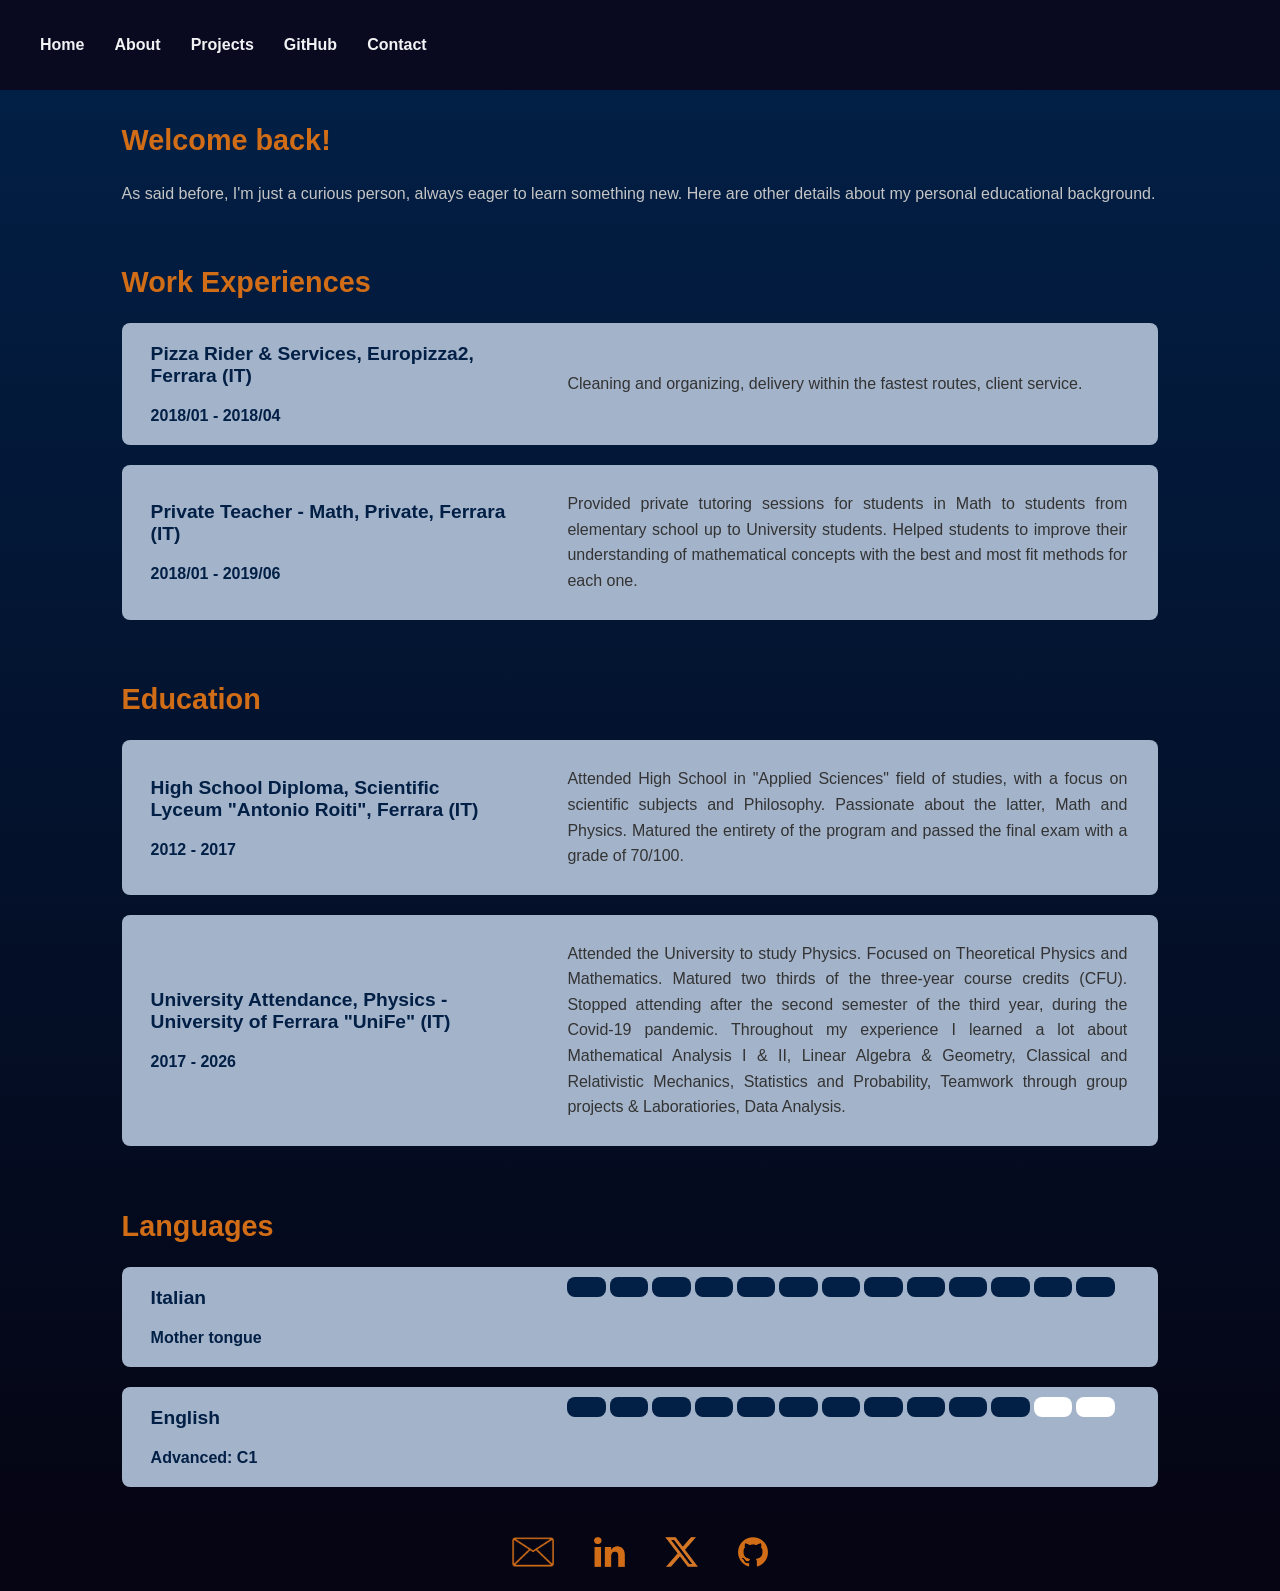
<file: docs/about.html>
<!DOCTYPE html>
<html lang="en">
<head>
    <meta charset="UTF-8">
    <meta name="viewport" content="width=device-width, initial-scale=1.0">

    <!-- Favicon and title of the page -->
    <title>Francesco Volpe Portfolio</title>
    <link rel="icon" type="image/x-icon" href="images/favicon_logo/favicon.ico">
    <link rel="icon" href="images/favicon_logo/favicon-32x32.png" sizes="32x32">
    <link rel="icon" href="images/favicon_logo/favicon-48x48.png" sizes="48x48">
    <link rel="icon" href="images/favicon_logo/favicon-192x192.png" sizes="192x192">
    <link rel="icon" href="images/favicon_logo/favicon-512x512.png" sizes="512x512">
    <link rel="apple-touch-icon-precomposed" href="images/favicon_logo/apple-touch-icon.png">

    <!-- Link to the CSS file -->
    <link rel="stylesheet" href="css/style.css">
</head>

<body>
    <header id="secondary-header">
        <!-- Navbar with cross references -->
        <nav>
            <button class="menu-toggle" id="menu-toggle">
                ☰
            </button>

            <ul class="menu" id="menu">
                <li><a href="index.html" alt="home">Home</a></li>
                <li><a href="about.html" alt="more about me">About</a></li>
                <li><a href="projects.html" alt="more about me">Projects</a></li>
                <li><a href="https://github.com/FrancescoVolpe" target="_blank">GitHub</a></li>
                <li><a href="contact.html" alt="contact information">Contact</a></li>
            </ul>
        </nav>
    </header>

    <main>
        <div class="info-welcome section">
            <h2 class="section-title">Welcome back!</h2>
            <p>As said before, I'm just a curious person, always eager to learn something new. Here are other details about my personal educational background.</p>
        </div>

        <!-- Work Experiences Section -->
        <div class="work section">
            <h2 class="section-title">Work Experiences</h2>
            <div class="job content-card content-card--grid hover-lift">
                <div class="company content-card__meta" id="pizza-rider">
                    <h3>Pizza Rider & Services, Europizza2, Ferrara (IT)</h3>
                    <h4>2018/01 - 2018/04</h4>
                </div>
                <p class="content-card__body">Cleaning and organizing, delivery within the fastest routes, client service.</p>
            </div>
            <div class="job content-card content-card--grid hover-lift">
                <div class="company content-card__meta" id="teacher">
                    <h3>Private Teacher - Math, Private, Ferrara (IT)</h3>
                    <h4>2018/01 - 2019/06</h4>
                </div>
                <p class="content-card__body">Provided private tutoring sessions for students in Math to students from elementary school up to University students. Helped students to improve their understanding of mathematical concepts with the best and most fit methods for each one.</p>
            </div>
        </div>

        <!-- Education Section -->
        <div class="edu section">
            <h2 class="section-title">Education</h2>
            <div class="title content-card content-card--grid hover-lift" id="high-school">
                <div class="school content-card__meta">
                    <h3>High School Diploma, Scientific Lyceum "Antonio Roiti", Ferrara (IT)</h3>
                    <h4>2012 - 2017</h4>
                </div>
                <p class="content-card__body">Attended High School in "Applied Sciences" field of studies, with a focus on scientific subjects and Philosophy. Passionate about the latter, Math and Physics. Matured the entirety of the program and passed the final exam with a grade of 70/100.</p>
            </div>

            <div class="title content-card content-card--grid hover-lift" id="university">
                <div class="school content-card__meta">
                    <h3>University Attendance, Physics - University of Ferrara "UniFe" (IT)</h3>
                    <h4>2017 - 2026</h4>
                </div>
                <p class="content-card__body">Attended the University to study Physics. Focused on Theoretical Physics and Mathematics. Matured two thirds of the three-year course credits (CFU). Stopped attending after the second semester of the third year, during the Covid-19 pandemic. Throughout my experience I learned a lot about Mathematical Analysis I & II, Linear Algebra & Geometry, Classical and Relativistic Mechanics, Statistics and Probability, Teamwork through group projects & Laboratiories, Data Analysis.</p>
            </div>
        </div>

        <!-- Languages Section -->
        <div class="languages section">
            <h2 class="section-title">Languages</h2>
            <div class="tongue content-card content-card--grid hover-lift">
                <div class="content-card__meta">
                    <h3>Italian</h3>
                    <h4>Mother tongue</h4>
                </div>
                <div class="level-bars">
                    <div class="level-bar level-bar--filled"></div>
                    <div class="level-bar level-bar--filled"></div>
                    <div class="level-bar level-bar--filled"></div>
                    <div class="level-bar level-bar--filled"></div>
                    <div class="level-bar level-bar--filled"></div>
                    <div class="level-bar level-bar--filled"></div>
                    <div class="level-bar level-bar--filled"></div>
                    <div class="level-bar level-bar--filled"></div>
                    <div class="level-bar level-bar--filled"></div>
                    <div class="level-bar level-bar--filled"></div>
                    <div class="level-bar level-bar--filled"></div>
                    <div class="level-bar level-bar--filled"></div>
                    <div class="level-bar level-bar--filled"></div>
                </div>
            </div>
            <div class="tongue content-card content-card--grid hover-lift">
                <div class="content-card__meta">
                    <h3>English</h3>
                    <h4>Advanced: C1</h4>
                </div>
                <div class="level-bars">
                    <div class="level-bar level-bar--filled"></div>
                    <div class="level-bar level-bar--filled"></div>
                    <div class="level-bar level-bar--filled"></div>
                    <div class="level-bar level-bar--filled"></div>
                    <div class="level-bar level-bar--filled"></div>
                    <div class="level-bar level-bar--filled"></div>
                    <div class="level-bar level-bar--filled"></div>
                    <div class="level-bar level-bar--filled"></div>
                    <div class="level-bar level-bar--filled"></div>
                    <div class="level-bar level-bar--filled"></div>
                    <div class="level-bar level-bar--filled"></div>
                    <div class="level-bar"></div>
                    <div class="level-bar"></div>
                </div>
            </div>
        </div>
    </main>

    <footer>
        <nav>
            <ul>
                <li>
                    <a href="mailto:francesco.volpe@example.com">
                        <img src="images/socials_logo/email_icon.png" alt="preview">
                    </a>
                </li>
                <li>
                    <a href="https://www.linkedin.com/in/francesco-volpe-a74a031b6/" target="_blank">
                        <img src="images/socials_logo/linkedin_logo.png" alt="preview">
                    </a>
                </li>
                <li>
                    <a href="https://x.com/TheFox_43" target="_blank">
                        <img src="images/socials_logo/x_logo.png" alt="preview">
                    </a>
                </li>
                <li>
                    <a href="https://github.com/FrancescoVolpe" target="_blank">
                        <img src="images/socials_logo/github_logo.png" alt="preview">
                    </a>
                </li>
            </ul>
        </nav>
    </footer>
    
    <script src="js/main.js"></script>
</body>
</html>
</file>
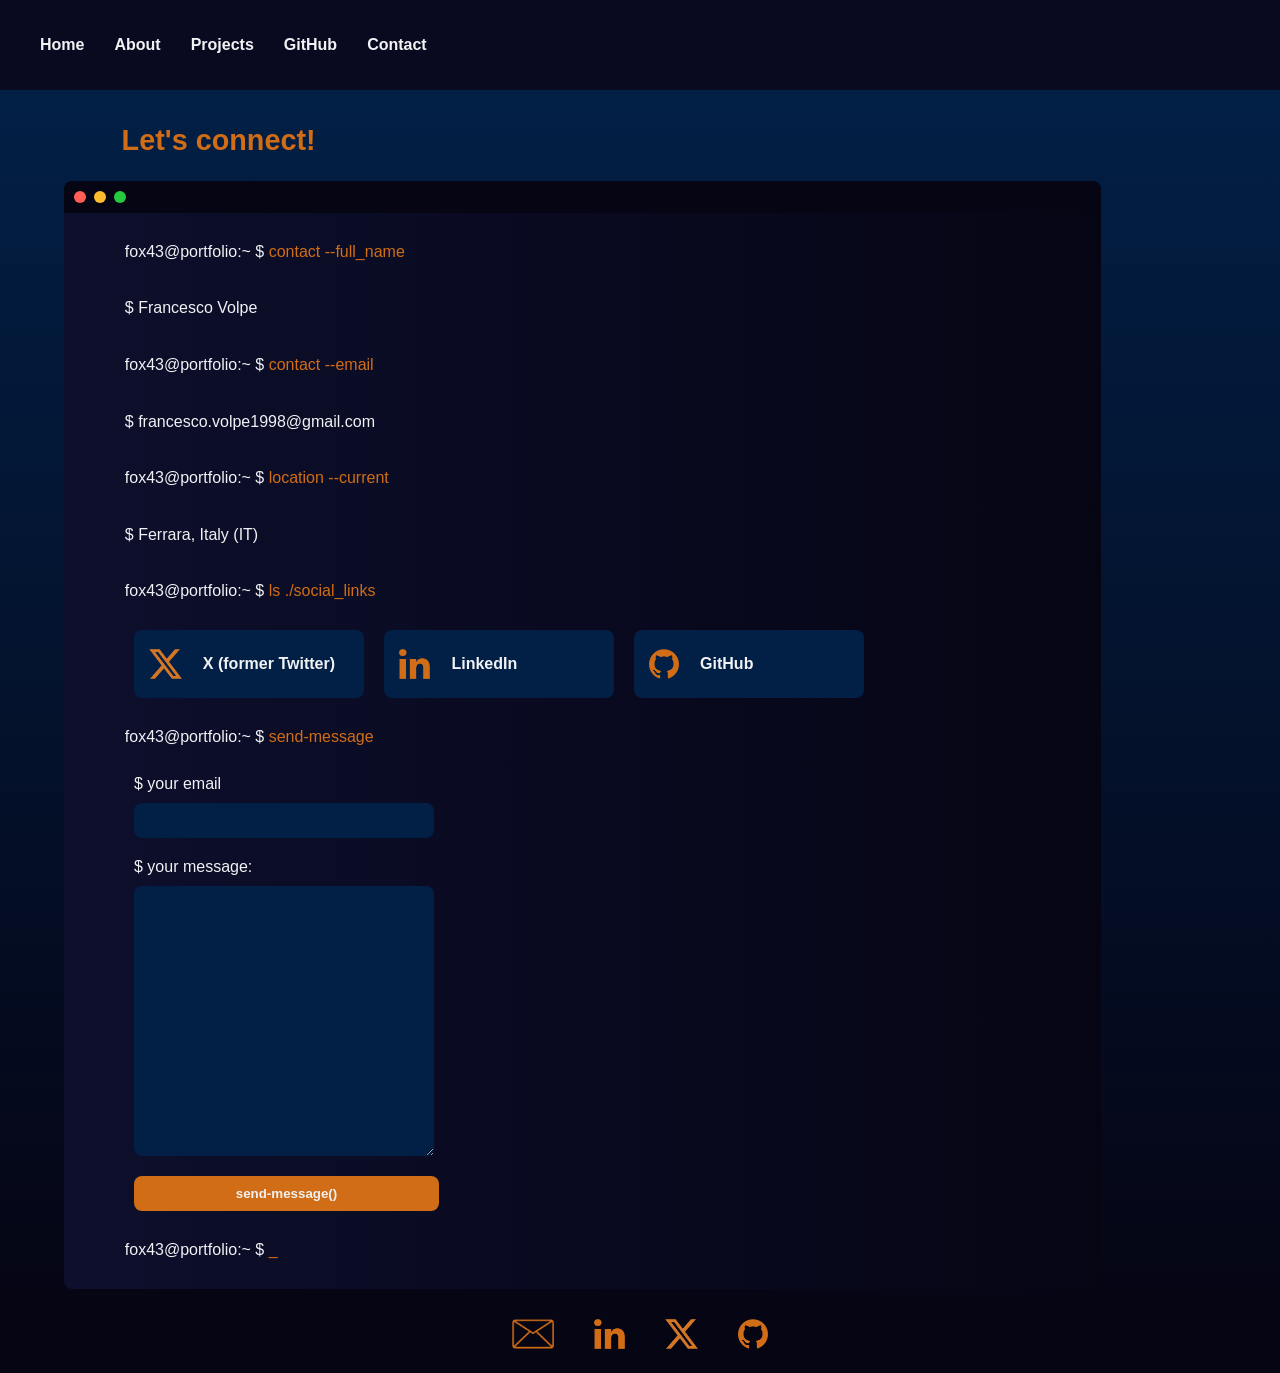
<file: docs/contact.html>
<!DOCTYPE html>
<html lang="en">
<head>
    <meta charset="UTF-8">
    <meta name="viewport" content="width=device-width, initial-scale=1.0">

    <!-- Favicon and title of the page -->
    <title>Francesco Volpe Contact me</title>
    <link rel="icon" type="image/x-icon" href="images/favicon_logo/favicon.ico">
    <link rel="icon" href="images/favicon_logo/favicon-32x32.png" sizes="32x32">
    <link rel="icon" href="images/favicon_logo/favicon-48x48.png" sizes="48x48">
    <link rel="icon" href="images/favicon_logo/favicon-192x192.png" sizes="192x192">
    <link rel="icon" href="images/favicon_logo/favicon-512x512.png" sizes="512x512">
    <link rel="apple-touch-icon-precomposed" href="images/favicon_logo/apple-touch-icon.png">

    <!-- Link to the CSS file -->
    <link rel="stylesheet" href="css/style.css">
</head>
<body>
    <header id="secondary-header">
        <!-- Navbar with cross references -->
        <nav>
            <button class="menu-toggle" id="menu-toggle">
                ☰
            </button>

            <ul class="menu" id="menu">
                <li><a href="index.html" alt="home">Home</a></li>
                <li><a href="about.html" alt="more about me">About</a></li>
                <li><a href="projects.html" alt="more about me">Projects</a></li>
                <li><a href="https://github.com/FrancescoVolpe" target="_blank">GitHub</a></li>
                <li><a href="contact.html" alt="contact information">Contact</a></li>
            </ul>
        </nav>
    </header>

    <main>
        <div class="contacts section">
            <h2 class="section-title">Let's connect!</h2>
            <div class="terminal">
                <div class="terminal__header">
                    <span class="terminal__dot terminal__dot--red"></span>
                    <span class="terminal__dot terminal__dot--yellow"></span>
                    <span class="terminal__dot terminal__dot--green"></span>
                </div>
                <div class="terminal__body">
                    <p><span class="terminal__prompt">fox43@portfolio:~ $</span> contact --full_name</p>
                    <p class="terminal__result"> $ Francesco Volpe</p>
                    <p><span class="terminal__prompt">fox43@portfolio:~ $</span> contact --email</p>
                    <p class="terminal__result">
                         $ 
                        <a href="mailto:francesco.volpe@example.com">francesco.volpe1998@gmail.com</a>
                    </p>
                    <p><span class="terminal__prompt">fox43@portfolio:~ $</span> location --current</p>
                    <p class="terminal__result"> $ Ferrara, Italy (IT)</p>
                    <p><span class="terminal__prompt">fox43@portfolio:~ $</span> ls ./social_links</p>
                    <div class="social-links">
                        <div class="social-link">
                            <a href="https://x.com/TheFox_43" target="_blank">
                                <img src="images/socials_logo/x_logo.png" alt="preview">
                                <p>X (former Twitter)</p>
                            </a>
                        </div>
                        <div class="social-link">
                            <a href="https://www.linkedin.com/in/francesco-volpe-a74a031b6/" target="_blank">
                                <img src="images/socials_logo/linkedin_logo.png" alt="preview">
                                <p>LinkedIn</p>
                            </a>
                        </div>
                        <div class="social-link">
                            <a href="https://github.com/FrancescoVolpe" target="_blank">
                                <img src="images/socials_logo/github_logo.png" alt="preview">
                                <p>GitHub</p>
                            </a>
                        </div>
                    </div>
                    <p><span class="terminal__prompt">fox43@portfolio:~ $</span> send-message</p>
                    <div class="contact-form">
                        <form action="https://formspree.io/f/xaqploan" method="POST">
                            <label>
                                $ your email
                                <input type="email" name="email" required>
                            </label>
                            <label>
                                $ your message:
                                <textarea name="message" required></textarea>
                            </label>
                            <button type="submit">send-message()</button>
                        </form>
                    </div>
                    <p><span class="terminal__prompt">fox43@portfolio:~ $</span> _</p>
                </div>
            </div>
        </div>
    </main>

    <footer>
        <nav>
            <ul>
                <li>
                    <a href="mailto:francesco.volpe@example.com">
                        <img src="images/socials_logo/email_icon.png" alt="preview">
                    </a>
                </li>
                <li>
                    <a href="https://www.linkedin.com/in/francesco-volpe-a74a031b6/" target="_blank">
                        <img src="images/socials_logo/linkedin_logo.png" alt="preview">
                    </a>
                </li>
                <li>
                    <a href="https://x.com/TheFox_43" target="_blank">
                        <img src="images/socials_logo/x_logo.png" alt="preview">
                    </a>
                </li>
                <li>
                    <a href="https://github.com/FrancescoVolpe" target="_blank">
                        <img src="images/socials_logo/github_logo.png" alt="preview">
                    </a>
                </li>
            </ul>
        </nav>
    </footer>
    
    <script src="js/main.js"></script>
</body>
</html>
</file>
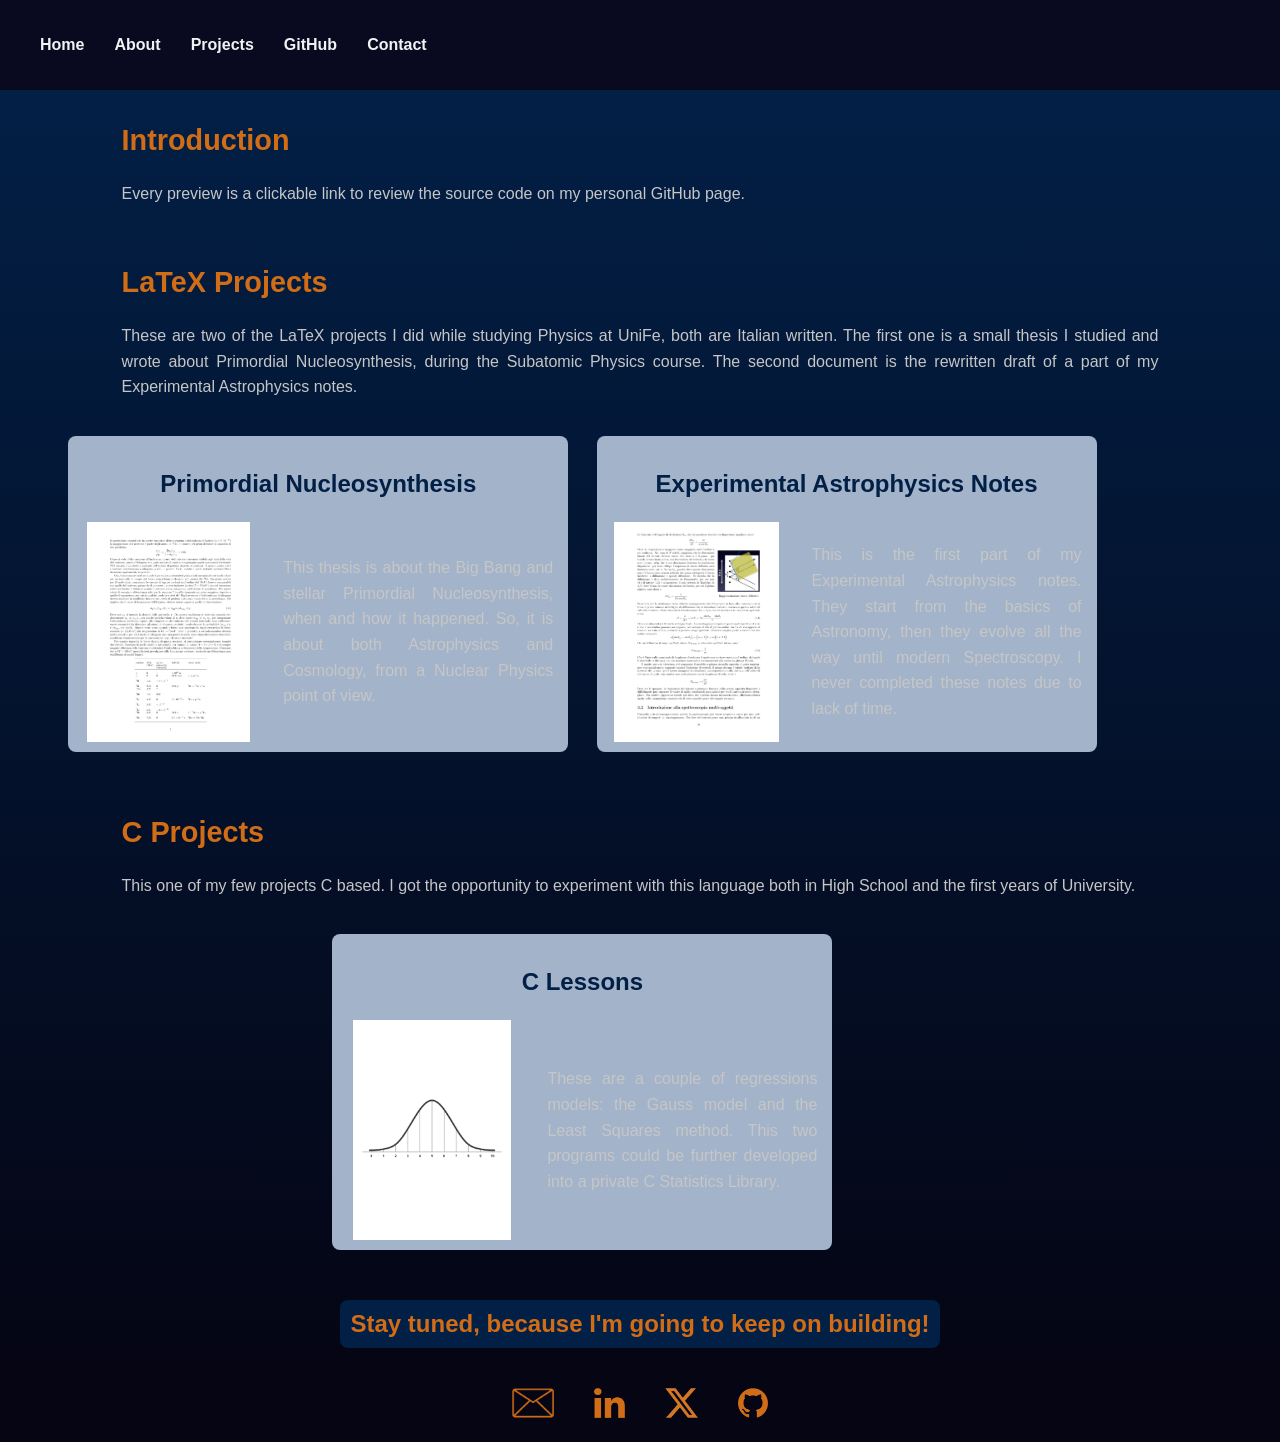
<file: docs/projects.html>
<!DOCTYPE html>
<html lang="en">
<head>
    <meta charset="UTF-8">
    <meta name="viewport" content="width=device-width, initial-scale=1.0">

    <!-- Favicon and title of the page -->
    <title>Francesco Volpe Portfolio</title>
    <link rel="icon" type="image/x-icon" href="images/favicon_logo/favicon.ico">
    <link rel="icon" href="images/favicon_logo/favicon-32x32.png" sizes="32x32">
    <link rel="icon" href="images/favicon_logo/favicon-48x48.png" sizes="48x48">
    <link rel="icon" href="images/favicon_logo/favicon-192x192.png" sizes="192x192">
    <link rel="icon" href="images/favicon_logo/favicon-512x512.png" sizes="512x512">
    <link rel="apple-touch-icon-precomposed" href="images/favicon_logo/apple-touch-icon.png">

    <!-- Link to the CSS file -->
    <link rel="stylesheet" href="css/style.css">
</head>
<body>
    <header id="secondary-header">
        <!-- Navbar with cross references -->
        <nav>
            <button class="menu-toggle" id="menu-toggle">
                ☰
            </button>

            <ul class="menu" id="menu">
                <li><a href="index.html" alt="home">Home</a></li>
                <li><a href="about.html" alt="more about me">About</a></li>
                <li><a href="projects.html" alt="more about me">Projects</a></li>
                <li><a href="https://github.com/FrancescoVolpe" target="_blank">GitHub</a></li>
                <li><a href="contact.html" alt="contact information">Contact</a></li>
            </ul>
        </nav>
    </header>

    <main>
        <div class="projects-info section">
            <h2 class="section-title">Introduction</h2>
            <p>Every preview is a clickable link to review the source code on my personal GitHub page.</p>
        </div>
        <div class="language section">
            <h2 class="section-title">LaTeX Projects</h2>
            <p>These are two of the LaTeX projects I did while studying Physics at UniFe, both are Italian written. The first one is a small thesis I studied and wrote about Primordial Nucleosynthesis, during the Subatomic Physics course. The second document is the rewritten draft of a part of my Experimental Astrophysics notes.</p>
            <div class="projects-list">
                <div class="project content-card content-card--grid content-card--project hover-lift">
                    <h3 class="content-card__title">Primordial Nucleosynthesis</h3>
                    <a class="content-card__media" href="https://github.com/FrancescoVolpe/Nucleosintesi-Primordiale" target="_blank"><img src="images/projects_preview/subatomic.png" alt="preview"></a>
                    <p class="content-card__body">This thesis is about the Big Bang and stellar Primordial Nucleosynthesis, when and how it happened. So, it is about both Astrophysics and Cosmology, from a Nuclear Physics point of view.</p>
                </div>
                <div class="project content-card content-card--grid content-card--project hover-lift">
                    <h3 class="content-card__title">Experimental Astrophysics Notes</h3>
                    <a class="content-card__media" href="https://github.com/FrancescoVolpe/Appunti-Astrofisica-Sperimentale" target="_blank"><img src="images/projects_preview/astro-notes.png" alt="preview"></a>
                    <p class="content-card__body">This is the first part of my Experimental Astrophysics notes. They start from the basics of Astronomy, then they evolve all the way until modern Spectroscopy. I never completed these notes due to lack of time.</p>
                </div>
            </div>
        </div>
        <div class="language section">
            <h2 class="section-title">C Projects</h2>
            <p>This one of my few projects C based. I got the opportunity to experiment with this language both in High School and the first years of University.</p>
            <div class="projects-list">
                <div class="project content-card content-card--grid content-card--project hover-lift">
                    <h3 class="content-card__title">C Lessons</h3>
                    <a class="content-card__media" href="https://github.com/FrancescoVolpe/clessons" target="_blank"><img src="images/projects_preview/clessons.jpg" alt="preview"></a>
                    <p class="content-card__body">These are a couple of regressions models: the Gauss model and the Least Squares method. This two programs could be further developed into a private C Statistics Library.</p>
                </div>
            </div>
        </div>
        <h3 id="stay-tuned">Stay tuned, because I'm going to keep on building!</h3>
    </main>

    <footer>
        <nav>
            <ul>
                <li>
                    <a href="mailto:francesco.volpe@example.com">
                        <img src="images/socials_logo/email_icon.png" alt="preview">
                    </a>
                </li>
                <li>
                    <a href="https://www.linkedin.com/in/francesco-volpe-a74a031b6/" target="_blank">
                        <img src="images/socials_logo/linkedin_logo.png" alt="preview">
                    </a>
                </li>
                <li>
                    <a href="https://x.com/TheFox_43" target="_blank">
                        <img src="images/socials_logo/x_logo.png" alt="preview">
                    </a>
                </li>
                <li>
                    <a href="https://github.com/FrancescoVolpe" target="_blank">
                        <img src="images/socials_logo/github_logo.png" alt="preview">
                    </a>
                </li>
            </ul>
        </nav>
    </footer>

    <script src="js/main.js"></script>
</body>
</html>
</file>
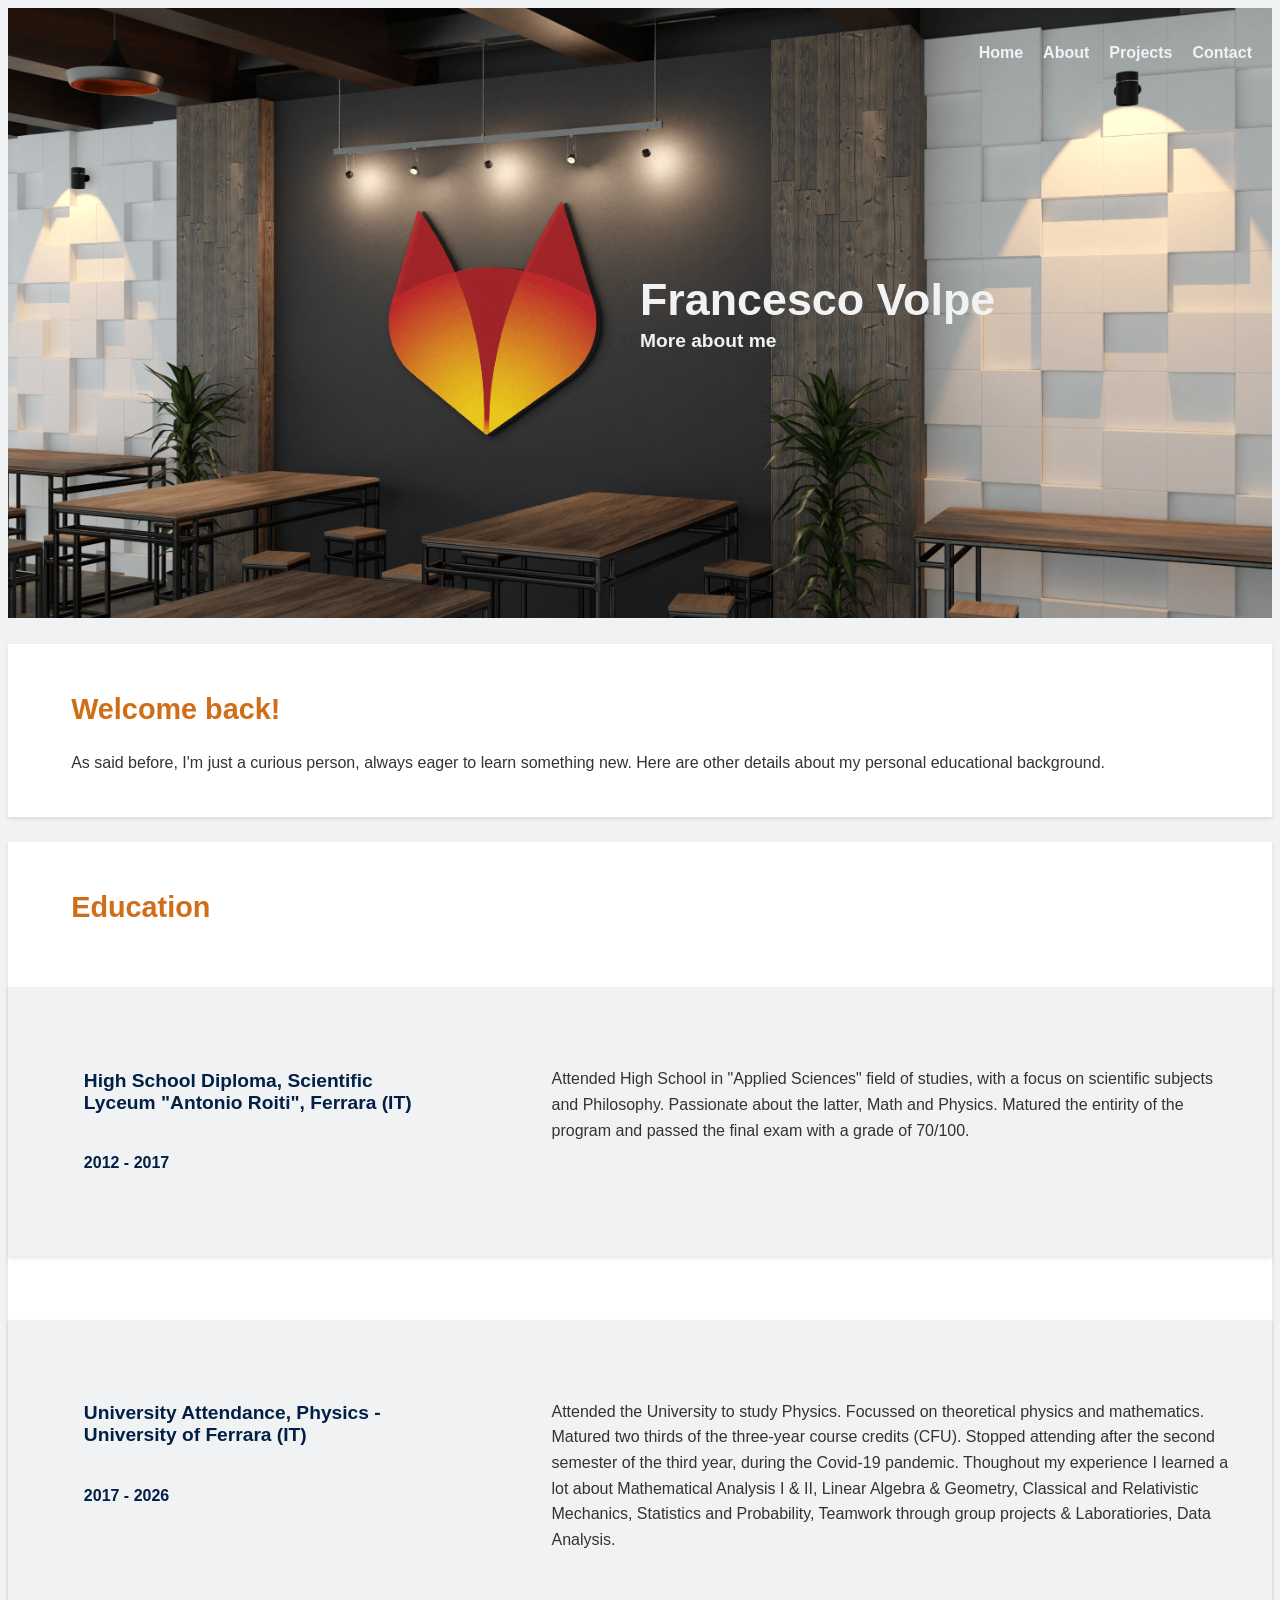
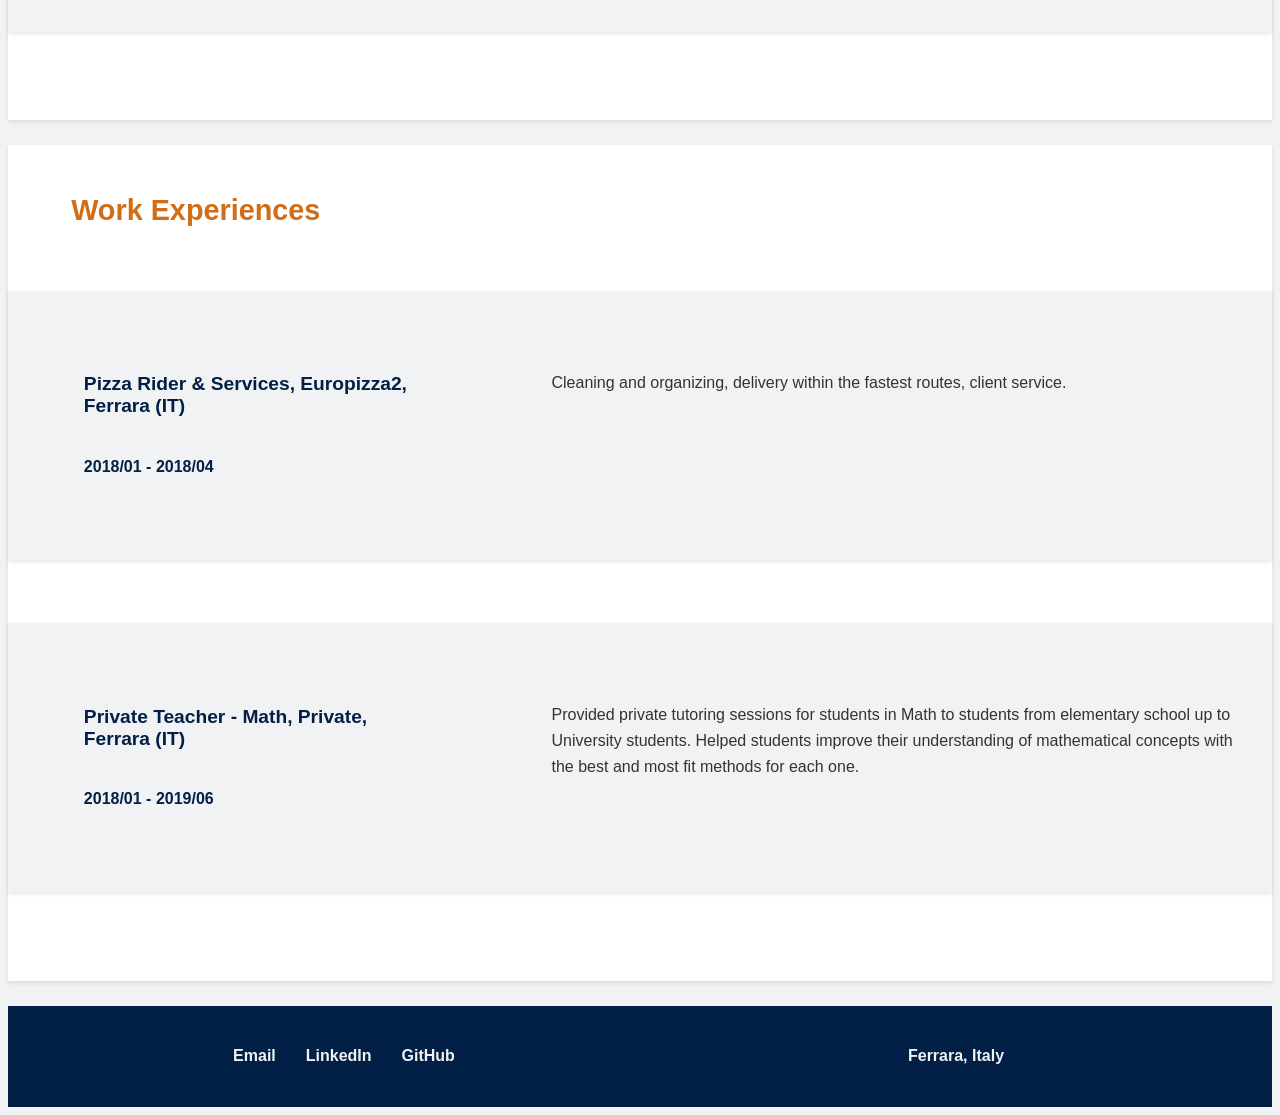
<file: pages/about.html>
<!DOCTYPE html>
<html lang="en">
<head>
    <meta charset="UTF-8">
    <meta name="viewport" content="width=device-width, initial-scale=1.0">

    <!-- Favicon and title of the page -->
    <title>Francesco Volpe Portfolio</title>
    <link rel="icon" type="image/x-icon" href="../images/favicon_logo/favicon.ico">
    <link rel="icon" href="../images/favicon_logo/favicon-32x32.png" sizes="32x32">
    <link rel="icon" href="../images/favicon_logo/favicon-48x48.png" sizes="48x48">
    <link rel="icon" href="../images/favicon_logo/favicon-192x192.png" sizes="192x192">
    <link rel="icon" href="../images/favicon_logo/favicon-512x512.png" sizes="512x512">
    <link rel="apple-touch-icon-precomposed" href="../images/favicon_logo/apple-touch-icon.png">

    <!-- Link to the CSS file -->
    <link rel="stylesheet" href="../css/style.css">
</head>

<body>
    <header>
        <!-- Logo Mockup at the top, navbar on the top right and my name -->
        <div class="header">
            <!-- Header backroung picture, a personal mockup -->
            <img src="../images/logo_mockup.png" alt="logo mockup">
            <!-- Navbar with cross references -->
            <nav>
                <ul>
                    <li><a href="index.html">Home</a></li>
                    <li><a href="about.html">About</a></li>
                    <li><a href="projects.html">Projects</a></li>
                    <li><a href="contact.html">Contact</a></li>
                </ul>
            </nav>
            <div class="header-text">
                <h1>Francesco Volpe</h1>
                <h3>More about me</h3>
            </div>
        </div>
    </header>   

    <main>
        <div class="info-welcome">
            <h2>Welcome back!</h2>
            <p>As said before, I'm just a curious person, always eager to learn something new. Here are other details about my personal educational background.</p>
        </div>

        <!-- Education Section -->
        <div class="edu">
            <h2>Education</h2>
            <div class="title" id="high-school">
                <div class="school">
                    <h3>High School Diploma, Scientific Lyceum "Antonio Roiti", Ferrara (IT)</h3>
                    <h4>2012 - 2017</h4>
                </div>
                <p>Attended High School in "Applied Sciences" field of studies, with a focus on scientific subjects and Philosophy. Passionate about the latter, Math and Physics. Matured the entirity of the program and passed the final exam with a grade of 70/100.</p>
            </div>

            <div class="title" id="university">
                <div class="school">
                    <h3>University Attendance, Physics - University of Ferrara (IT)</h3>
                    <h4>2017 - 2026</h4>
                </div>
                <p>Attended the University to study Physics. Focussed on theoretical physics and mathematics. Matured two thirds of the three-year course credits (CFU). Stopped attending after the second semester of the third year, during the Covid-19 pandemic. Thoughout my experience I learned a lot about Mathematical Analysis I & II, Linear Algebra & Geometry, Classical and Relativistic Mechanics, Statistics and Probability, Teamwork through group projects & Laboratiories, Data Analysis.</p>
            </div>
        </div>

        <!-- Work Experiences Section -->
        <div class="work">
            <h2>Work Experiences</h2>
            <div class="job">
                <div class="company" id="pizza-rider">
                    <h3>Pizza Rider & Services, Europizza2, Ferrara (IT)</h3>
                    <h4>2018/01 - 2018/04</h4>
                </div>
                <p>Cleaning and organizing, delivery within the fastest routes, client service.</p>
            </div>
            <div class="job">
                <div class="company" id="teacher">
                    <h3>Private Teacher - Math, Private, Ferrara (IT)</h3>
                    <h4>2018/01 - 2019/06</h4>
                </div>
                <p>Provided private tutoring sessions for students in Math to students from elementary school up to University students. Helped students improve their understanding of mathematical concepts with the best and most fit methods for each one.</p>
            </div>
        </div>
    </main>

    <footer>
        <nav>
            <ul>
                <li>
                    <a href="mailto:francesco.volpe@example.com">Email</a>
                </li>
                <li>
                    <a href="https://www.linkedin.com/in/francesco-volpe-a74a031b6/" target="_blank">LinkedIn</a>
                </li>
                <li>
                    <a href="https://github.com/TheFox43" target="_blank">GitHub</a>
                </li>
            </ul>
        </nav>
        <p>Ferrara, Italy</p>
    </footer>

</body>
</html>
</file>
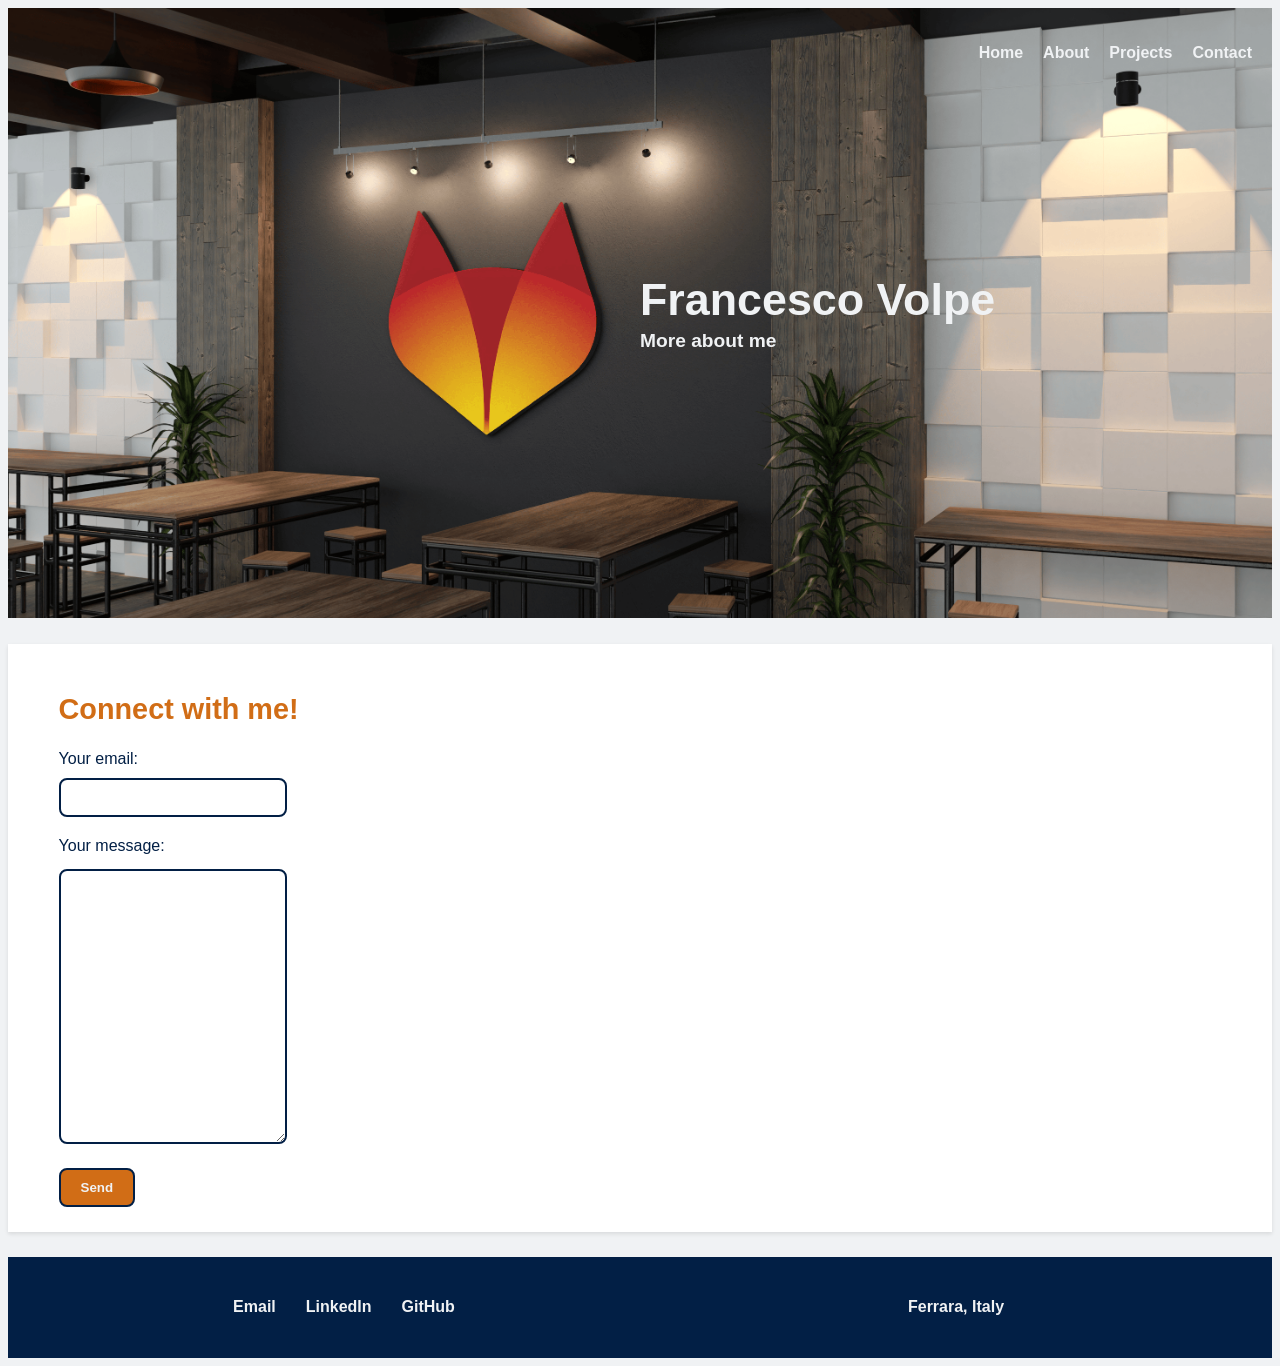
<file: pages/contact.html>
<!DOCTYPE html>
<html lang="en">
<head>
    <meta charset="UTF-8">
    <meta name="viewport" content="width=device-width, initial-scale=1.0">

    <!-- Favicon and title of the page -->
    <title>Francesco Volpe Contact me</title>
    <link rel="icon" type="image/x-icon" href="../images/favicon_logo/favicon.ico">
    <link rel="icon" href="../images/favicon_logo/favicon-32x32.png" sizes="32x32">
    <link rel="icon" href="../images/favicon_logo/favicon-48x48.png" sizes="48x48">
    <link rel="icon" href="../images/favicon_logo/favicon-192x192.png" sizes="192x192">
    <link rel="icon" href="../images/favicon_logo/favicon-512x512.png" sizes="512x512">
    <link rel="apple-touch-icon-precomposed" href="../images/favicon_logo/apple-touch-icon.png">

    <!-- Link to the CSS file -->
    <link rel="stylesheet" href="../css/style.css">
</head>
<body>
    <header>
        <!-- Logo Mockup at the top, navbar on the top right and my name -->
        <div class="header">
            <!-- Header backroung picture, a personal mockup -->
            <img src="../images/logo_mockup.png" alt="logo mockup">
            <!-- Navbar with cross references -->
            <nav>
                <ul>
                    <li><a href="index.html">Home</a></li>
                    <li><a href="about.html">About</a></li>
                    <li><a href="projects.html">Projects</a></li>
                    <li><a href="contact.html">Contact</a></li>
                </ul>
            </nav>
            <div class="header-text">
                <h1>Francesco Volpe</h1>
                <h3>More about me</h3>
            </div>
        </div>
    </header>

    <main>
        <div class="contact">
            <h2>Connect with me!</h2>
            <form action="https://formspree.io/f/xaqploan" method="POST" max-width=40% class="contact-form">
                <label>
                    Your email:
                    <input type="email" name="email" required>
                </label>
                <label>
                    Your message:
                    <textarea name="message" required></textarea>
                </label>
                <button type="submit">Send</button>
            </form>
            <div class="maps">
                <!-- Google Maps Embed -->
                <iframe src="https://www.google.com/maps/embed?pb=!1m18!1m12!1m3!1d2794.703056015019!2d11.619787315556!3d44.83535697909892!2m3!1f0!2f0!3f0!3m2!1i1024!2i768!4f13.1!3m3!1m2!1s0x477fddf0f3f0f0f1%3A0x2b0f0f0f0f0f0f0f!2sFerrara%2C%20Province%20of%20Ferrara%2C%20Italy!5e0!3m2!1sen!2sit!4v1710000000000!5m2!1sen!2sit" style="border:0;" allowfullscreen="" loading="lazy">
                </iframe>
            </div>
        </div>
    </main>

    <footer>
        <nav>
            <ul>
                <li>
                    <a href="mailto:francesco.volpe@example.com">Email</a>
                </li>
                <li>
                    <a href="https://www.linkedin.com/in/francesco-volpe-a74a031b6/" target="_blank">LinkedIn</a>
                </li>
                <li>
                    <a href="https://github.com/TheFox43" target="_blank">GitHub</a>
                </li>
            </ul>
        </nav>
        <p>Ferrara, Italy</p>
    </footer>
</body>
</html>
</file>
<file: docs/css/style.css>
/*
** Gloabl Page Style
**
** Palette:
** Terminal color(srgb 0.043137254901960784 0.054901960784313725 0.0784313725490196)
** Blue #021f45
** Dark Blue #090a1f
** Another Blue #1A2CA3
** Ice #f0f2f4
** Orange #d16d16
*/

/*
** Main stylesheet index.
*/

/* Import of the global styles for the whole Portfolio */
@import url("base/variables.css");
@import url("base/global.css");
@import url("base/typography.css");

/* Import of the styles for the header and footer */
@import url("layout/header.css");
@import url("layout/footer.css");

/* Import of the styles for the small components */
@import url("components/sections.css");
@import url("components/cards.css");
@import url("components/flip-cards.css");
@import url("components/progress-bars.css");
@import url("components/terminal.css");
@import url("components/forms.css");
@import url("components/animations.css");

/* Import of the styles for the single pages */
@import url("pages/home.css");
@import url("pages/about.css");
@import url("pages/projects.css");
@import url("pages/contact.css");
</file>
<file: css/style.css>
/*
** Gloabl Page Style
*/

body{
    background-color: #f0f2f4;
}

/*
** Style for the footer
*/

footer{
    background-color: #021f45;
    padding: 2% 0%;
    display: grid;
    grid-template-columns: 1fr 1fr;
    font-family: 'Montserrat', sans-serif;
}

footer nav{
    grid-column: 1 / 1;
    justify-self: center;
}

footer nav ul{
    display: flex;
    gap: 30px;
    list-style: none;
}

footer nav a{
    color: #f0f2f4;
    text-decoration: none;
    font-weight: bold;
}

footer p{
    color: #f0f2f4;
    padding-inline: 30px;
    font-weight: bold;
    grid-column: 2 / 2;
    justify-self: center;
}

@media (max-width: 768px) {
    footer nav ul{
        gap: 20px;
    }

    footer nav a{
        justify-self: start;
    }

    footer p{
        justify-self: end;
    }
}

/*
**
** Style for the index.html page
**
*/

/*
** Style for the header image and nav bar
*/

.header{
    /* Position of the header box in the page */
    display: grid;
    width: 100%;
}

.header img{
    grid-area: 1 / 1;
    width: 100%;
    height: auto;
    display: block; /* Idk what it is but it helps */
}

.header nav{
    /* Position of the nav bar inside the header box */
    grid-area: 1 / 1;
    justify-self: end;
    align-self: start;
    margin: 20px;

    /* Style of the entire nav text */
    font-family: 'Montserrat', sans-serif;
    font-size: 1em;
}

.header nav ul{
    display: flex;
    gap: 20px;
    list-style: none;
}

.header nav a{
    color: #f0f2f4;
    text-decoration: none;
    font-weight: bold;
}

/*
** Style for the header text
*/

.header-text{
    /* Position of the header text inside the header box */
    grid-area: 1 / 1;
    display: flex;
    flex-direction: column;
    justify-self: center;
    align-self: center;
    transform: translateX(+50%); /* Move the text to the right to be starting at the middle of the image */

    /* Style of the header text */
    font-family: 'Montserrat', sans-serif;
}

.header-text h1{
    /* Style of the h1 name text */
    color: #f0f2f4;
    font-size: 2.8em;
    margin: 0;
}

.header-text h3{
    /* Style of the h3 welcome text */
    color: #f0f2f4;
    font-size: 1.2em;
    margin: 5px 0 0 0;
}

/*
** Responsive design for the personal info section: smartphones
*/

@media (max-width: 768px) {
    .header nav{
        font-size: 0.8em;
    }

    .header-text{
        grid-template-columns: 1fr 1fr;
        transform: translate(+50%, +25%);
    }

    .header-text h1{
        font-size: 1.2em;
    }

    .header-text h3{
        display: none;
    }
}

/*
** Main body style
*/

/*
** Style for the personal info section
*/

.info{
    /* Position and structure of the info box in the page */
    display: grid;
    grid-template-columns: 2fr 3fr;
    width: 100%;

    /* Structure of the elements inside the info box */
    gap: 5%;
    align-items: center;
    justify-items: center;

    /* Style of the info box in the page */
    margin: 2.5% 0%;
    padding: 2.5% 0%;
    background-color: #fff;
    box-shadow: 0 2px 4px rgba(0,0,0,0.1);
}

.info img{
    width: 90%;
    height: auto;
    align-self: center;
    justify-self: center;
}

.info-text{
    /* Position of the header text inside the header box */
    display: flex;
    width: 90%;
    flex-direction: column;
    align-self: center;
    justify-self: center;

    /* Style of the header text */
    font-family: 'Montserrat', sans-serif;
}

.info-text h2{
    font-size: 1.8em;
    color: #d16d16;
}

.info-text p{
    font-size: 1em;
    line-height: 1.6;
    color: #333;
}

.info-text p a{
    color: #d16d16;
    text-decoration: none;
    font-weight: bold;
}

/*
** Responsive design for the personal info section: smartphones
*/

@media (max-width: 768px) {
    .info {
        grid-template-columns: 1fr;
        gap: 20px;
    }

    .info img {
        width: 80%;
        height: auto;
        grid-row: auto;
    }

    .info-text h2{
        font-size: 1.5em;
    }
}

/*
**
** Style for the about.html page
**
*/

.info-welcome{
    /* Position and structure of the info box in the page */
    width: 100%;
    align-items: center;

    /* Style of the info box in the page */
    margin: 2% 0%;
    padding: 2% 0%;
    background-color: #fff;
    box-shadow: 0 2px 4px rgba(0,0,0,0.1);

    /* Style of the header text */
    font-family: 'Montserrat', sans-serif;
}

.info-welcome h2{
    padding-inline: 5%;
    font-size: 1.8em;
    color: #d16d16;
}

.info-welcome p{
    padding-inline: 5%;
    font-size: 1em;
    line-height: 1.6;
    color: #333;
}

/*
** Responsive design for the personal info welcome section: smartphones
*/

@media (max-width: 768px) {
    .info-welcome h2{
        text-align: center;
        font-size: 1.5em;
    }

    .info-welcome p{
        text-align: center;
        font-size: 1em;
    }
}

/*
** Style for the education section
*/

.edu{
    /* Position and structure of the info box in the page */
    width: 100%;

    /* Style of the info box in the page */
    margin: 2% 0%;
    padding: 2% 0%;
    background-color: #fff;
    box-shadow: 0px 2px 4px rgba(0,0,0,0.1);

    /* Style of the header text */
    font-family: 'Montserrat', sans-serif;
}

.edu h2{
    padding-inline: 5%;
    font-size: 1.8em;
    color: #d16d16;
}

.title{
    display: grid;
    width: 100%;
    grid-template-columns: 2fr 3fr;

    /* Style of the info box in the page */
    margin: 5% 0%;
    padding: 5% 0%;
    background-color: #f0f2f4;
    box-shadow: 0px 2px 4px rgba(0,0,0,0.1);

    /* Style of the header text */
    font-family: 'Montserrat', sans-serif;
}

.title p{
    grid-column: 2 / 2;
    padding-inline: 5%;
    font-size: 1em;
    line-height: 1.6;
    color: #333;
}

.school{
    grid-column: 1 / 1;
    display: flex;
    flex-direction: column;
}

.school h3{
    padding-inline: 15%;
    font-size: 1.2em;
    color: #021f45;
}

.school h4{
    padding-inline: 15%;
    font-size: 1em;
    color: #021f45;
}

/*
** Responsive design for the personal info education section: smartphones
*/

@media (max-width: 768px) {
    .edu h2{
        text-align: center;
        font-size: 1.5em;
    }

    .title{
        grid-template-columns: 1fr;
        align-items: center;
    }

    .title p{
        grid-column: 1 / 1;;
        text-align: center;
    }

    .school h3{
        margin: 0 0;
        text-align: center;
    }

    .school h4{
        margin: 0 0;
        text-align: center;
    }
}

/*
** Style for the work section
*/

.work{
    /* Position and structure of the info box in the page */
    width: 100%;

    /* Style of the info box in the page */
    margin: 2% 0%;
    padding: 2% 0%;
    background-color: #fff;
    box-shadow: 0px 2px 4px rgba(0,0,0,0.1);

    /* Style of the header text */
    font-family: 'Montserrat', sans-serif;
}

.work h2{
    padding-inline: 5%;
    font-size: 1.8em;
    color: #d16d16;
}

.job{
    /* Position and structure of the info box in the page */
    display: grid;
    width: 100%;
    grid-template-columns: 2fr 3fr;

    /* Style of the info box in the page */
    margin: 5% 0%;
    padding: 5% 0%;
    background-color: #f0f2f4;
    box-shadow: 0px 2px 4px rgba(0,0,0,0.1);

    /* Style of the header text */
    font-family: 'Montserrat', sans-serif;
}

.job p{
    grid-column: 2 / 2;
    padding-inline: 5%;
    font-size: 1em;
    line-height: 1.6;
    color: #333;
}

.company{
    grid-column: 1 / 1;
    display: flex;
    flex-direction: column;
}

.company h3{
    padding-inline: 15%;
    font-size: 1.2em;
    color: #021f45;
}

.company h4{
    padding-inline: 15%;
    font-size: 1em;
    color: #021f45;
}

/*
** Responsive design for the personal info work section: smartphones
*/

@media (max-width: 768px) {
    .work h2{
        text-align: center;
        font-size: 1.5em;
    }

    .job{
        grid-template-columns: 1fr;
        align-items: center;
    }

    .job p{
        grid-column: 1 / 1;
        text-align: center;
    }

    .company h3{
        margin: 0 0;
        text-align: center;
    }

    .company h4{
        margin: 0 0;
        text-align: center;
    }
}

/*
**
** Style for the contact.html page
**
*/

/*
** Style for the contact form section
*/

.contact{
    /* Position and structure of the form box in the page */
    width: 100%;
    display: grid;
    grid-template-columns: 2fr 3fr;

    /* Style of the form box in the page */
    margin: 2% 0%;
    padding: 2% 0%;
    background-color: #fff;
    box-shadow: 0px 2px 4px rgba(0,0,0,0.1);

    /* Style of the form text */
    font-family: 'Montserrat', sans-serif;
}

.contact h2{
    grid-column: 1;
    padding-inline: 10%;
    font-size: 1.8em;
    color: #d16d16;
}

.contact form{
    grid-column: 1;
    width: 100%;

    display: flex;
    flex-direction: column;
    gap: 20px;
    padding-inline: 10%;
    align-items: stretch;
}

.contact form label{
    display: flex;
    flex-direction: column;
    gap: 10px;
    align-self: flex-start;
    color: #021f45;
    font-size: 1em;
}

.contact form label input{
    width: 100%;
    min-width: 200px;
    padding: 5% 5%;
    font-family: 'Montserrat', sans-serif;
    border: 2px solid #021f45;
    border-radius: 8px;
}

.contact form label textarea{
    width: 100%;
    min-width: 200px;
    min-height: 250px;
    margin: 2% 0%;
    padding: 5% 5%;
    font-family: 'Montserrat', sans-serif;
    border: 2px solid #021f45;
    border-radius: 8px;
}

.contact form button{
    align-self: flex-start;
    padding: 10px 20px;
    background-color: #d16d16;
    color: #f0f2f4;
    border: 2px solid #021f45;
    border-radius: 8px;
    font-weight: bold;
    cursor: pointer;
    font-family: 'Montserrat', sans-serif;
}

.maps{
    grid-column: 2;
    width: 100%;
    max-width: 650px;
    display: flex;
    justify-content: center;
    align-items: center;
}

.maps iframe{
    width: 90%;
    height: 90%;
    min-height: 350px;
    margin: 0 0;
    padding: 20px 0 0 0;
    border-radius: 8px;
}

/*
** Responsive design for the contact form section: smartphones
*/

@media (max-width: 768px) {
    .contact{
        grid-template-columns: 1fr;
        align-items: center;
    }

    .contact h2{
        text-align: center;
        font-size: 1.5em;
    }

    .contact form{
        justify-self: center;
        align-self: center;
        align-items: center;
    }

    .contact form label{
        text-align: center;
        align-self: center;
        justify-self: center;
    }

    .contact form label input{
        align-self: center;
        justify-self: center;
    }

    .contact form label textarea{
        align-self: center;
        justify-self: center;
    }

    .contact form button{
        align-self: center;
    }

    .maps{
        grid-column: 1;
        align-self: center;
        justify-self: center;
        min-height: 250px;
        margin: 20px 0;
    }
}
</file>
